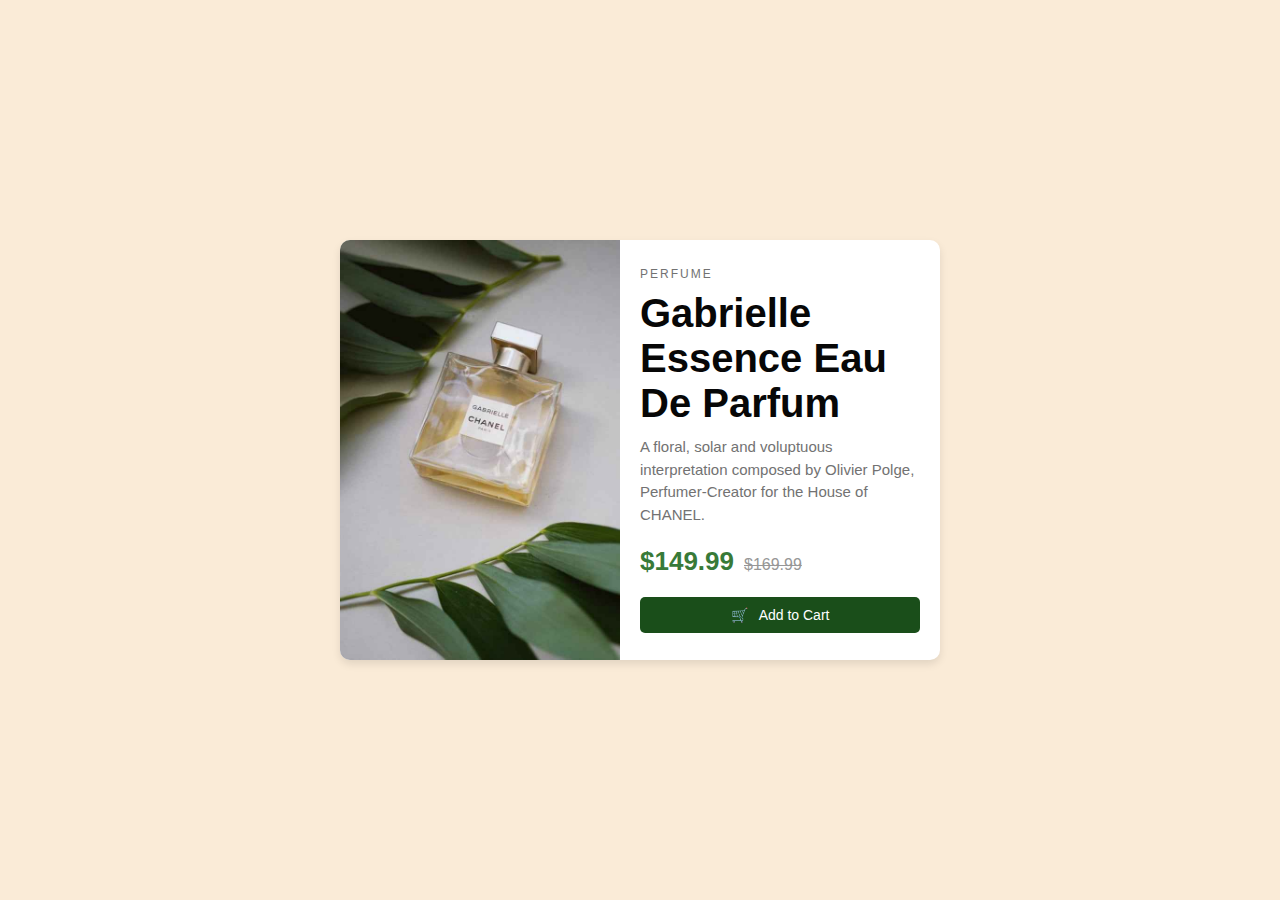
<file: index.html>
<!DOCTYPE html>
<html lang="en">
<head>
    <meta charset="UTF-8">
    <meta name="viewport" content="width=device-width, initial-scale=1.0">
    <title>Product Card</title>
    <link rel="stylesheet" href="style.css">
</head>
<body>
    <div class="product-card">
        <div class="image">
            <img src="img1.jpg" alt="Gabrielle Essence Perfume" >
        </div>
        <div class="info-section">
            <span class="category">PERFUME</span>
            <h2 class="product-title">Gabrielle</br> Essence Eau De Parfum</h2>
            <p class="product-description">
                A floral, solar and voluptuous interpretation composed by Olivier Polge, 
                Perfumer-Creator for the House of CHANEL.
            </p>
            <div class="price-section">
                <span class="current-price">$149.99</span>
                <span class="old-price">$169.99</span>
            </div>
            <button class="add-to-cart"> <span class="cart">&#128722;</span> Add to Cart</button>
        </div>
    </div>
</body>
</html>
</file>
<file: style.css>
*{
    margin: 0;
    padding: 0;
    box-sizing: border-box;
  }
  body {
      font-family: 'Arial', sans-serif;
      background-color:antiquewhite;
      display: flex;
      justify-content: center;
      align-items: center;
      height: 100vh;
  }
  .product-card {
      display: flex;
      background-color: white;
      border-radius: 10px;
      box-shadow: 0 4px 8px rgba(0, 0, 0, 0.1);
      overflow: hidden;
      width: 600px;
  }
  .image {
      flex: 1;
      overflow: hidden;
  }
  .image img {
      width: 100%;
      height: auto;
      display: block;
      transition: scale 400ms;
  }
  .image:hover img{
    scale: 120%;
  }
  .info-section {
      flex: 1;
      padding: 20px;
      display: flex;
      flex-direction: column;
      justify-content: center;
  }
  .category {
      font-size: 12px;
      letter-spacing: 2px;
      color: rgb(114, 114, 114);
      margin-bottom: 10px;
      text-transform: uppercase;
  }
  .product-title {
      font-size: 40px;
      font-weight: bold;
      margin-bottom: 10px;
      color: rgb(7, 7, 7);
  }
  .product-description {
      font-size: 15px;
      line-height: 1.5;
      color:rgb(114, 114, 114); ;
      margin-bottom: 20px;
  }
  .price-section {
      display: flex;
      align-items: baseline;
      margin-bottom: 20px;
  }
  .current-price {
      font-size: 26px;
      font-weight: bold;
      color: rgb(56, 122, 56);
  }
  .old-price {
      font-size: 16px;
      text-decoration: line-through;
      color: rgb(151, 151, 151);
      margin-left: 10px;
  }
  .add-to-cart {
    background-color: rgb(26, 78, 26);
    color: white;
    border: none;
    padding: 10px;
    font-size: 14px;
    border-radius: 5px;
    cursor: pointer;
    position: relative;
    overflow: hidden;
    transition: background-color 0.3s ease;
  }
  
  .add-to-cart:hover {
    background-color: rgb(20, 60, 20);
  }
  
  .add-to-cart::before {
    content: "";
    position: absolute;
    top: 0;
    left: 0;
    width: 100%;
    height: 100%;
    background-color: rgb(101, 223, 31);
    z-index: 0;
    transform: scaleX(0);
    transform-origin: left;
    transition: transform 0.2s ease;
  }
  
  .add-to-cart:active::before {
    transform: scaleX(1);
  }
  
  .cart {
    position: relative;
    z-index: 1;
    margin-right: 8px;
    display: inline-block;
    transition: transform 0.5s ease;
  }
  
  .add-to-cart:active .cart {
    transform: translateX(50px);
  }
</file>
